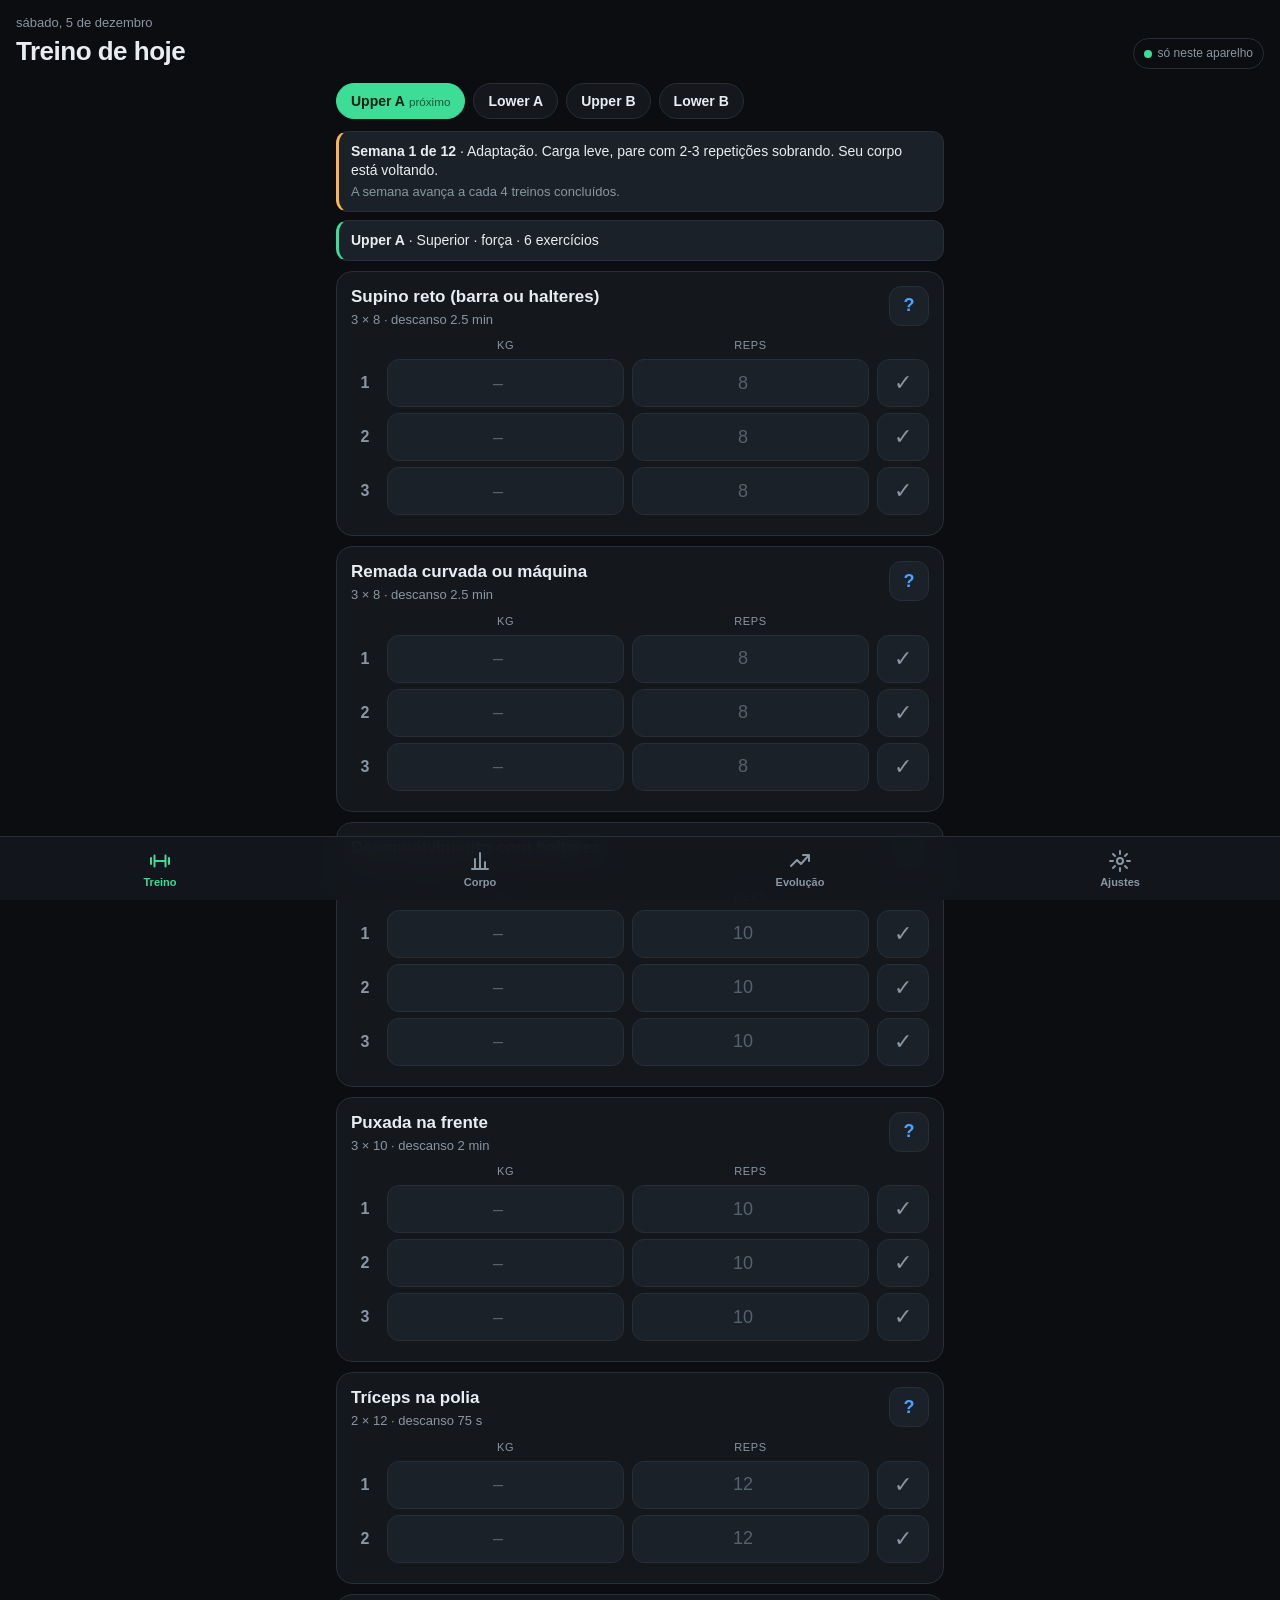
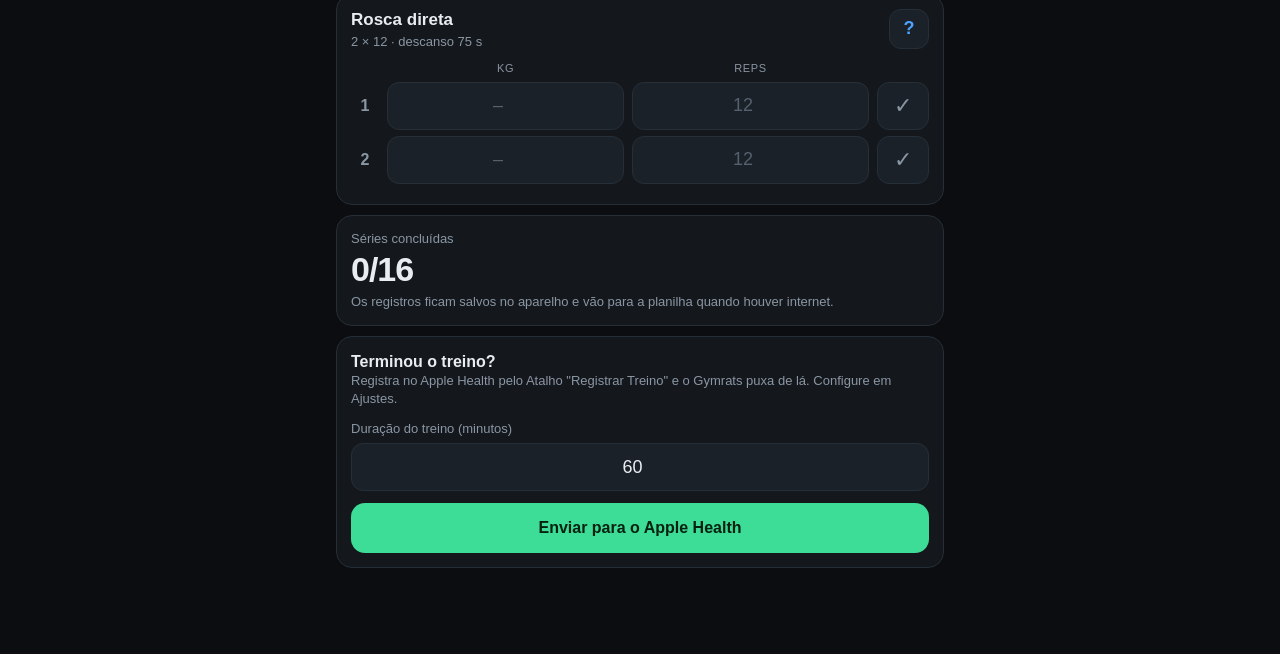
<file: index.html>
<!doctype html>
<html lang="pt-BR">
<head>
<meta charset="utf-8">
<meta name="viewport" content="width=device-width, initial-scale=1, viewport-fit=cover">
<title>Treino</title>
<meta http-equiv="Content-Security-Policy" content="default-src 'none'; script-src 'self'; style-src 'self' 'unsafe-inline'; img-src 'self' data: https://raw.githubusercontent.com; connect-src 'self' https://script.google.com https://script.googleusercontent.com; manifest-src 'self'; worker-src 'self'; base-uri 'none'; form-action 'none'">
<meta name="referrer" content="no-referrer">
<meta name="theme-color" content="#0b0d10">
<meta name="apple-mobile-web-app-capable" content="yes">
<meta name="mobile-web-app-capable" content="yes">
<meta name="apple-mobile-web-app-status-bar-style" content="black-translucent">
<meta name="apple-mobile-web-app-title" content="Treino">
<link rel="manifest" href="manifest.webmanifest">
<link rel="apple-touch-icon" href="icon-180.png">
<link rel="icon" href="icon-192.png">
<link rel="stylesheet" href="style.css">
</head>
<body>
<header id="top">
  <div>
    <div id="hdate" class="muted"></div>
    <h1 id="htitle">Treino</h1>
  </div>
  <div id="status" class="status" title="Sincronização"><span class="dot"></span><span id="stxt"></span></div>
</header>
<main id="view"></main>
<div id="timer" class="timer" hidden>
  <div class="tleft"><div id="tlabel" class="muted">Descanso</div><div id="tclock">0:00</div></div>
  <div class="tbtns"><button id="tplus" class="ghost">+15s</button><button id="tskip" class="ghost">Pular</button></div>
  <div id="tbar" class="tbar"></div>
</div>
<nav id="tabs">
  <button data-tab="hoje" class="on"><svg viewBox="0 0 24 24"><path d="M6.5 6.5v11M17.5 6.5v11M3 9v6M21 9v6M6.5 12h11"/></svg>Treino</button>
  <button data-tab="corpo"><svg viewBox="0 0 24 24"><path d="M4 20h16M7 20V10M12 20V4M17 20v-7"/></svg>Corpo</button>
  <button data-tab="progresso"><svg viewBox="0 0 24 24"><path d="M3 17l6-6 4 4 8-9M15 6h6v6"/></svg>Evolução</button>
  <button data-tab="config"><svg viewBox="0 0 24 24"><circle cx="12" cy="12" r="3"/><path d="M12 2v3M12 19v3M2 12h3M19 12h3M5 5l2 2M17 17l2 2M19 5l-2 2M7 17l-2 2"/></svg>Ajustes</button>
</nav>
<script src="plan.js"></script>
<script src="app.js"></script>
</body>
</html>
</file>
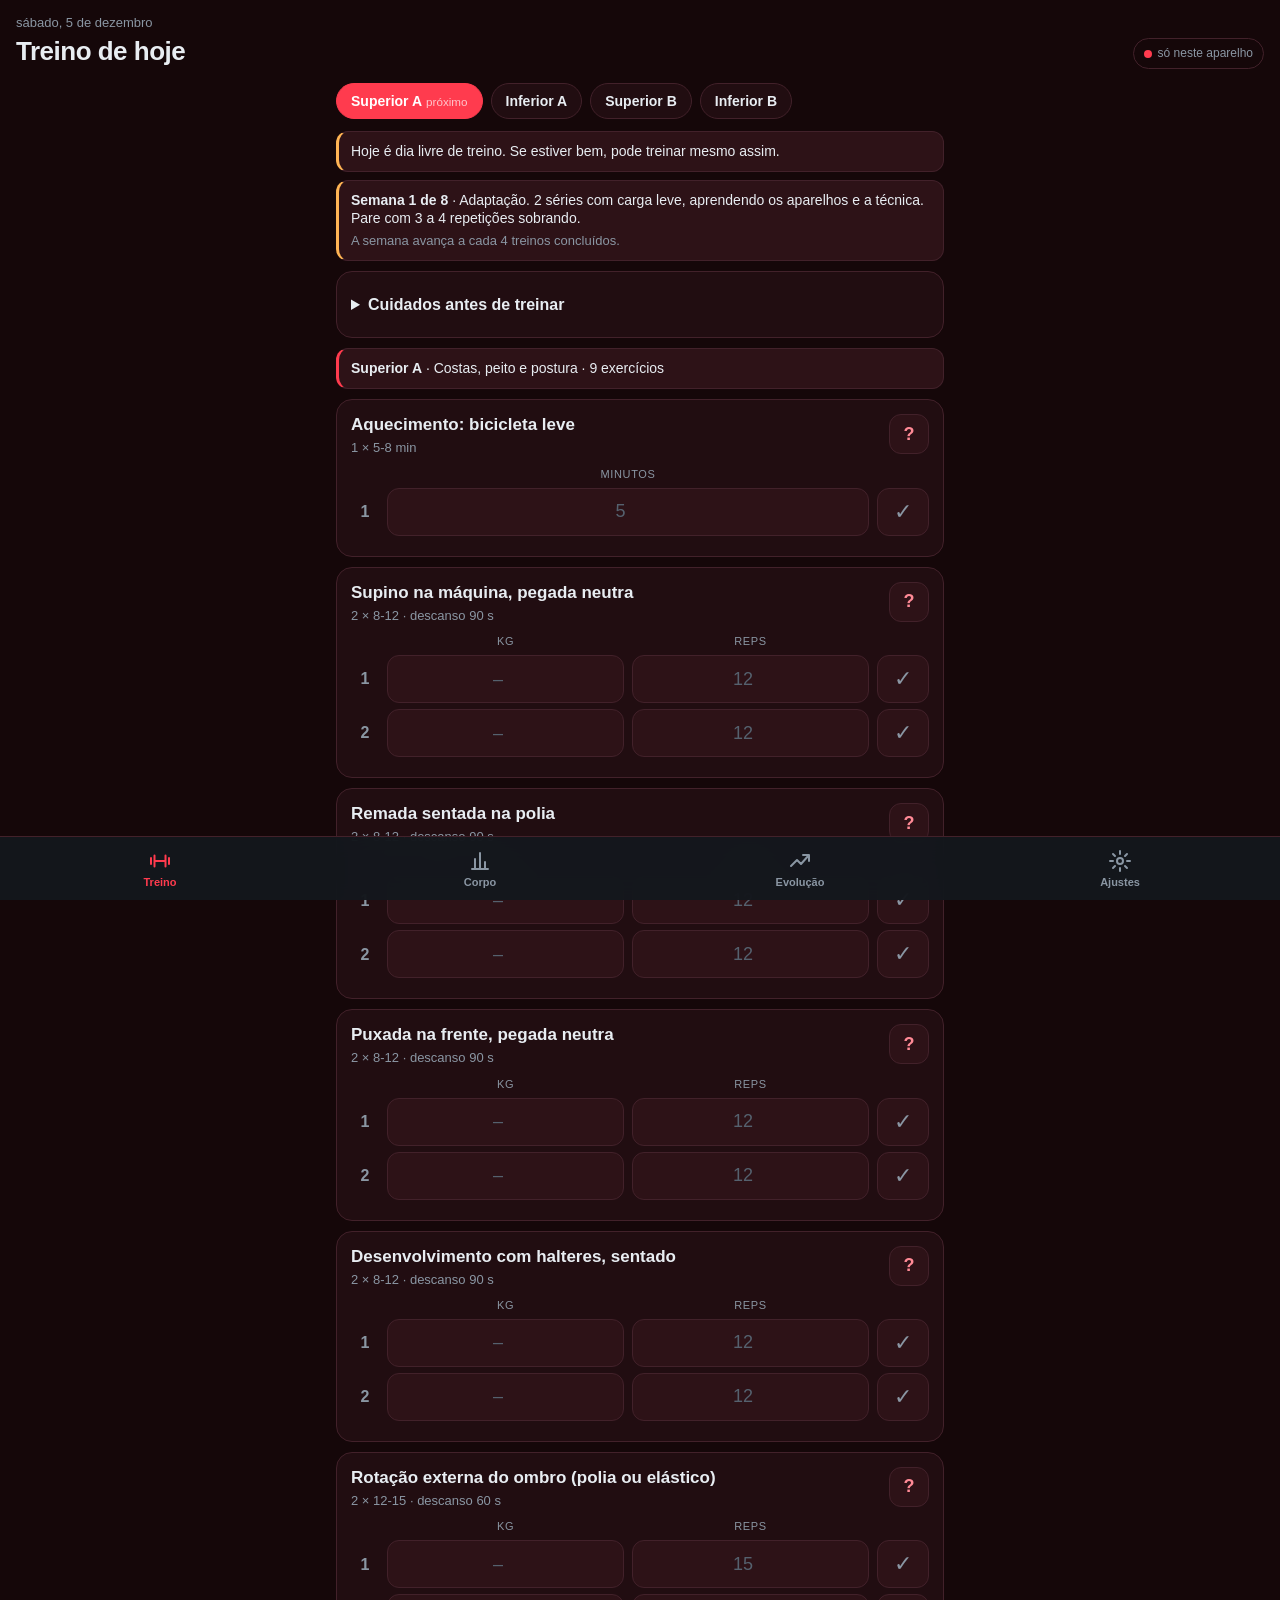
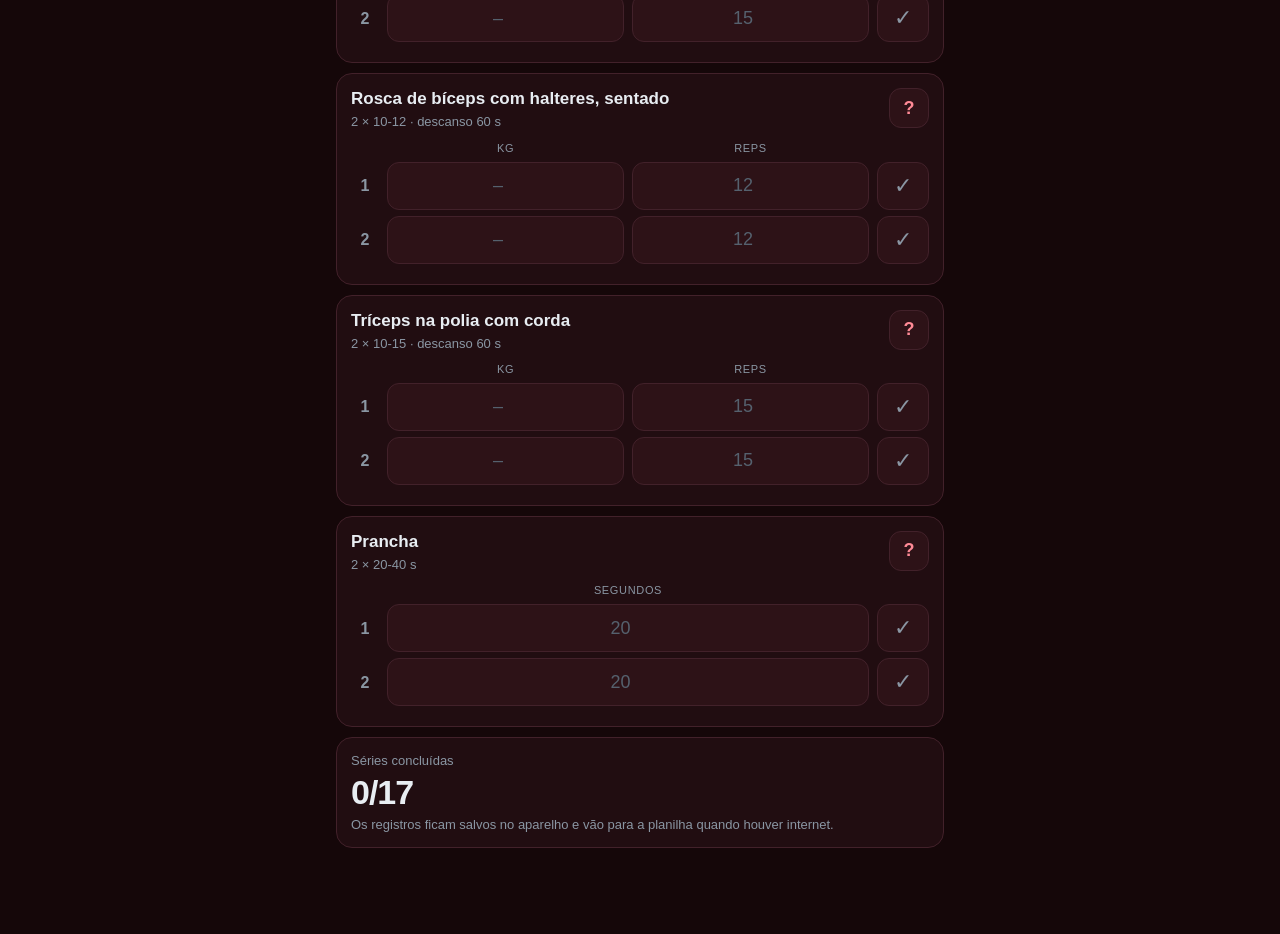
<file: irma/index.html>
<!doctype html>
<html lang="pt-BR">
<head>
<meta charset="utf-8">
<meta name="viewport" content="width=device-width, initial-scale=1, viewport-fit=cover">
<title>Treino Irmã</title>
<meta http-equiv="Content-Security-Policy" content="default-src 'none'; script-src 'self'; style-src 'self' 'unsafe-inline'; img-src 'self' data: https://raw.githubusercontent.com; connect-src 'self' https://script.google.com https://script.googleusercontent.com; manifest-src 'self'; worker-src 'self'; base-uri 'none'; form-action 'none'">
<meta name="referrer" content="no-referrer">
<meta name="theme-color" content="#150709">
<meta name="apple-mobile-web-app-capable" content="yes">
<meta name="mobile-web-app-capable" content="yes">
<meta name="apple-mobile-web-app-status-bar-style" content="black-translucent">
<meta name="apple-mobile-web-app-title" content="Treino Irmã">
<link rel="manifest" href="manifest.webmanifest">
<link rel="apple-touch-icon" href="icon-180.png">
<link rel="icon" href="icon-192.png">
<link rel="stylesheet" href="../style.css">
</head>
<body>
<header id="top">
  <div>
    <div id="hdate" class="muted"></div>
    <h1 id="htitle">Treino</h1>
  </div>
  <div id="status" class="status" title="Sincronização"><span class="dot"></span><span id="stxt"></span></div>
</header>
<main id="view"></main>
<div id="timer" class="timer" hidden>
  <div class="tleft"><div id="tlabel" class="muted">Descanso</div><div id="tclock">0:00</div></div>
  <div class="tbtns"><button id="tplus" class="ghost">+15s</button><button id="tskip" class="ghost">Pular</button></div>
  <div id="tbar" class="tbar"></div>
</div>
<nav id="tabs">
  <button data-tab="hoje" class="on"><svg viewBox="0 0 24 24"><path d="M6.5 6.5v11M17.5 6.5v11M3 9v6M21 9v6M6.5 12h11"/></svg>Treino</button>
  <button data-tab="corpo"><svg viewBox="0 0 24 24"><path d="M4 20h16M7 20V10M12 20V4M17 20v-7"/></svg>Corpo</button>
  <button data-tab="progresso"><svg viewBox="0 0 24 24"><path d="M3 17l6-6 4 4 8-9M15 6h6v6"/></svg>Evolução</button>
  <button data-tab="config"><svg viewBox="0 0 24 24"><circle cx="12" cy="12" r="3"/><path d="M12 2v3M12 19v3M2 12h3M19 12h3M5 5l2 2M17 17l2 2M19 5l-2 2M7 17l-2 2"/></svg>Ajustes</button>
</nav>
<script src="profile.js"></script>
<script src="../plano-bailarina.js"></script>
<script src="../app.js"></script>
</body>
</html>
</file>
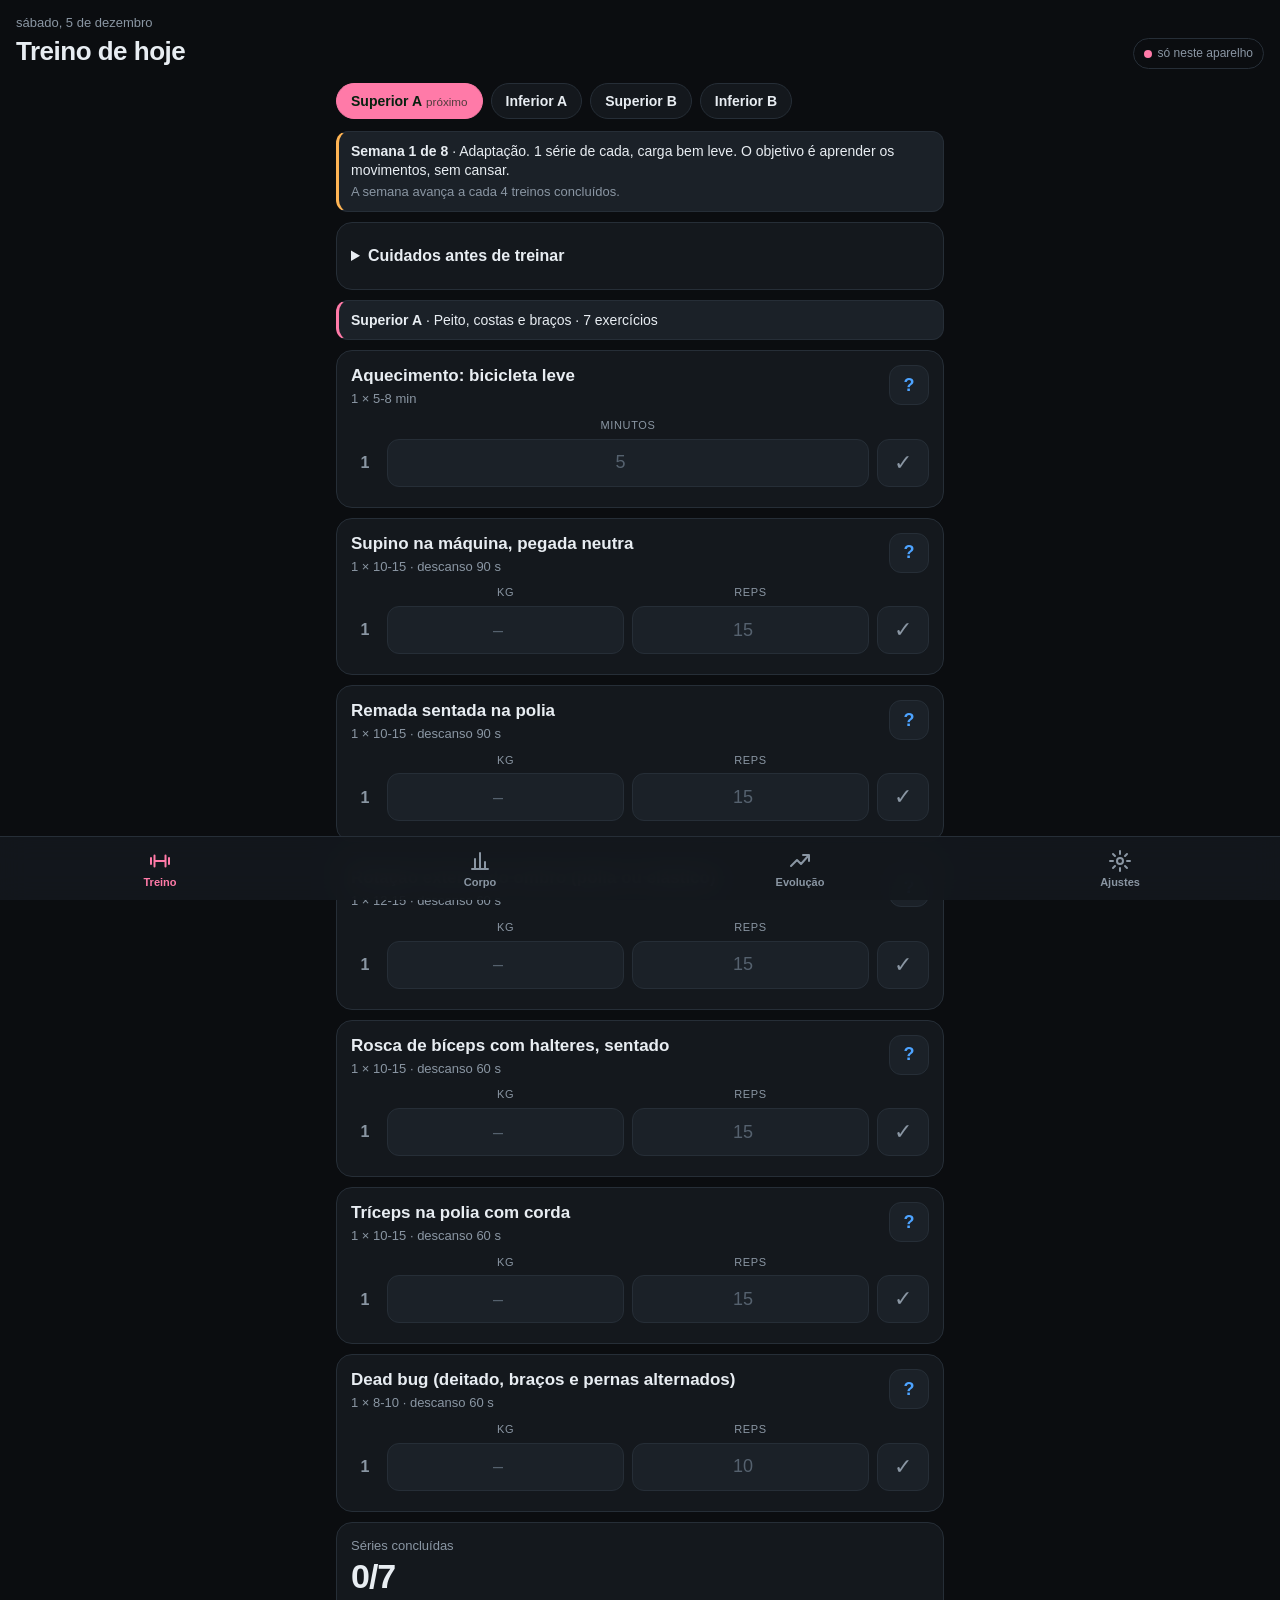
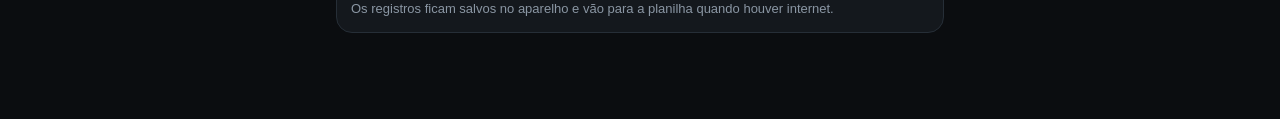
<file: mae/index.html>
<!doctype html>
<html lang="pt-BR">
<head>
<meta charset="utf-8">
<meta name="viewport" content="width=device-width, initial-scale=1, viewport-fit=cover">
<title>Treino Mãe</title>
<meta http-equiv="Content-Security-Policy" content="default-src 'none'; script-src 'self'; style-src 'self' 'unsafe-inline'; img-src 'self' data: https://raw.githubusercontent.com; connect-src 'self' https://script.google.com https://script.googleusercontent.com; manifest-src 'self'; worker-src 'self'; base-uri 'none'; form-action 'none'">
<meta name="referrer" content="no-referrer">
<meta name="theme-color" content="#0b0d10">
<meta name="apple-mobile-web-app-capable" content="yes">
<meta name="mobile-web-app-capable" content="yes">
<meta name="apple-mobile-web-app-status-bar-style" content="black-translucent">
<meta name="apple-mobile-web-app-title" content="Treino Mãe">
<link rel="manifest" href="manifest.webmanifest">
<link rel="apple-touch-icon" href="icon-180.png">
<link rel="icon" href="icon-192.png">
<link rel="stylesheet" href="../style.css">
</head>
<body>
<header id="top">
  <div>
    <div id="hdate" class="muted"></div>
    <h1 id="htitle">Treino</h1>
  </div>
  <div id="status" class="status" title="Sincronização"><span class="dot"></span><span id="stxt"></span></div>
</header>
<main id="view"></main>
<div id="timer" class="timer" hidden>
  <div class="tleft"><div id="tlabel" class="muted">Descanso</div><div id="tclock">0:00</div></div>
  <div class="tbtns"><button id="tplus" class="ghost">+15s</button><button id="tskip" class="ghost">Pular</button></div>
  <div id="tbar" class="tbar"></div>
</div>
<nav id="tabs">
  <button data-tab="hoje" class="on"><svg viewBox="0 0 24 24"><path d="M6.5 6.5v11M17.5 6.5v11M3 9v6M21 9v6M6.5 12h11"/></svg>Treino</button>
  <button data-tab="corpo"><svg viewBox="0 0 24 24"><path d="M4 20h16M7 20V10M12 20V4M17 20v-7"/></svg>Corpo</button>
  <button data-tab="progresso"><svg viewBox="0 0 24 24"><path d="M3 17l6-6 4 4 8-9M15 6h6v6"/></svg>Evolução</button>
  <button data-tab="config"><svg viewBox="0 0 24 24"><circle cx="12" cy="12" r="3"/><path d="M12 2v3M12 19v3M2 12h3M19 12h3M5 5l2 2M17 17l2 2M19 5l-2 2M7 17l-2 2"/></svg>Ajustes</button>
</nav>
<script src="profile.js"></script>
<script src="../plano-iniciante.js"></script>
<script src="../app.js"></script>
</body>
</html>
</file>
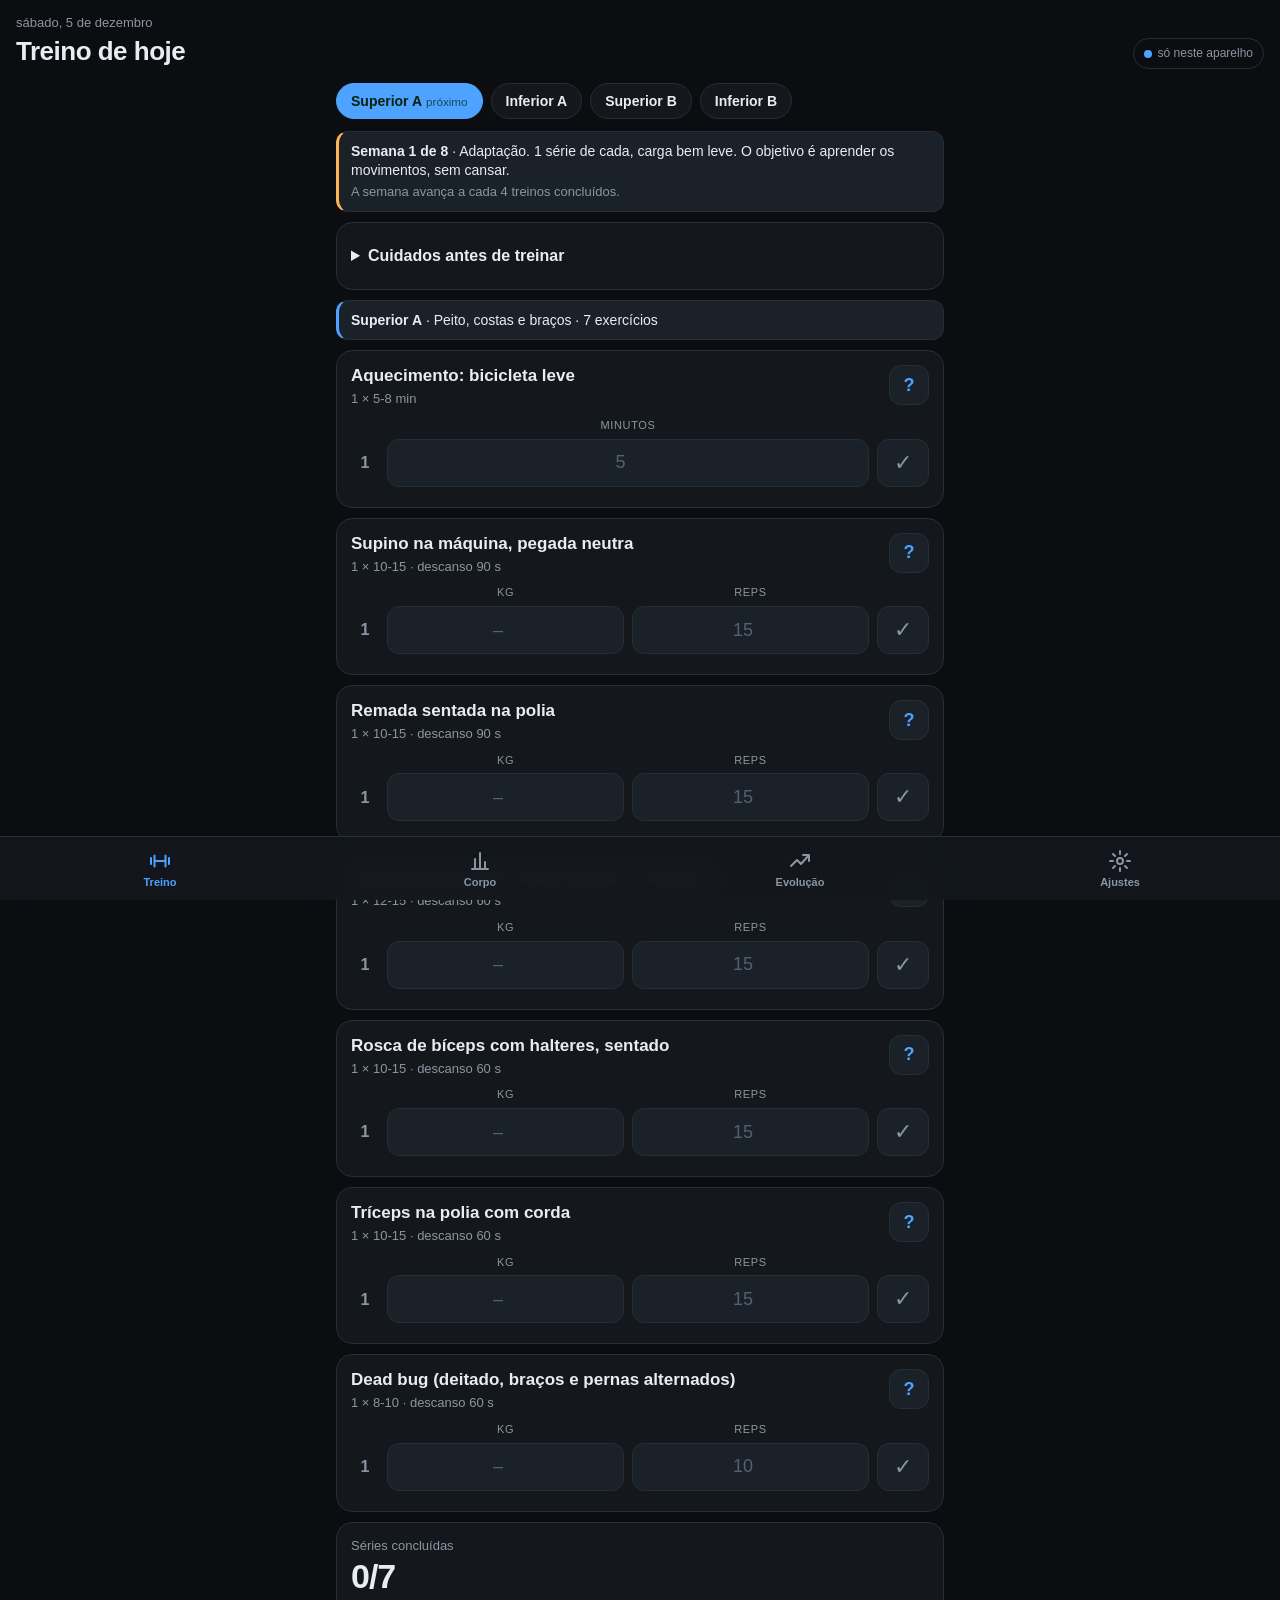
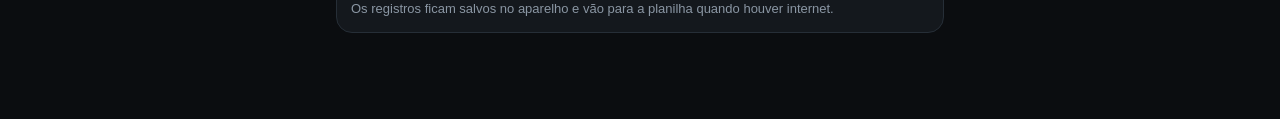
<file: pai/index.html>
<!doctype html>
<html lang="pt-BR">
<head>
<meta charset="utf-8">
<meta name="viewport" content="width=device-width, initial-scale=1, viewport-fit=cover">
<title>Treino Pai</title>
<meta http-equiv="Content-Security-Policy" content="default-src 'none'; script-src 'self'; style-src 'self' 'unsafe-inline'; img-src 'self' data: https://raw.githubusercontent.com; connect-src 'self' https://script.google.com https://script.googleusercontent.com; manifest-src 'self'; worker-src 'self'; base-uri 'none'; form-action 'none'">
<meta name="referrer" content="no-referrer">
<meta name="theme-color" content="#0b0d10">
<meta name="apple-mobile-web-app-capable" content="yes">
<meta name="mobile-web-app-capable" content="yes">
<meta name="apple-mobile-web-app-status-bar-style" content="black-translucent">
<meta name="apple-mobile-web-app-title" content="Treino Pai">
<link rel="manifest" href="manifest.webmanifest">
<link rel="apple-touch-icon" href="icon-180.png">
<link rel="icon" href="icon-192.png">
<link rel="stylesheet" href="../style.css">
</head>
<body>
<header id="top">
  <div>
    <div id="hdate" class="muted"></div>
    <h1 id="htitle">Treino</h1>
  </div>
  <div id="status" class="status" title="Sincronização"><span class="dot"></span><span id="stxt"></span></div>
</header>
<main id="view"></main>
<div id="timer" class="timer" hidden>
  <div class="tleft"><div id="tlabel" class="muted">Descanso</div><div id="tclock">0:00</div></div>
  <div class="tbtns"><button id="tplus" class="ghost">+15s</button><button id="tskip" class="ghost">Pular</button></div>
  <div id="tbar" class="tbar"></div>
</div>
<nav id="tabs">
  <button data-tab="hoje" class="on"><svg viewBox="0 0 24 24"><path d="M6.5 6.5v11M17.5 6.5v11M3 9v6M21 9v6M6.5 12h11"/></svg>Treino</button>
  <button data-tab="corpo"><svg viewBox="0 0 24 24"><path d="M4 20h16M7 20V10M12 20V4M17 20v-7"/></svg>Corpo</button>
  <button data-tab="progresso"><svg viewBox="0 0 24 24"><path d="M3 17l6-6 4 4 8-9M15 6h6v6"/></svg>Evolução</button>
  <button data-tab="config"><svg viewBox="0 0 24 24"><circle cx="12" cy="12" r="3"/><path d="M12 2v3M12 19v3M2 12h3M19 12h3M5 5l2 2M17 17l2 2M19 5l-2 2M7 17l-2 2"/></svg>Ajustes</button>
</nav>
<script src="profile.js"></script>
<script src="../plano-iniciante.js"></script>
<script src="../app.js"></script>
</body>
</html>
</file>
<file: style.css>
:root{
  --bg:#0b0d10;--surface:#14181d;--surface2:#1b2128;--line:#262e37;
  --text:#e8edf2;--muted:#8a96a3;--accent:#3ddc97;--accent-ink:#06210f;--blue:#4da3ff;--warn:#ffb454;--danger:#ff6b6b;
  --tabh:64px;--timer-bg:#0f2a1f;--timer-line:#1f6b47;--done-line:#245a41;
}
*{box-sizing:border-box;-webkit-tap-highlight-color:transparent}
html,body{margin:0;background:var(--bg);color:var(--text);font-family:-apple-system,BlinkMacSystemFont,"SF Pro Text","Segoe UI",Roboto,sans-serif;font-size:16px;line-height:1.35}
body{padding-top:env(safe-area-inset-top);padding-bottom:calc(var(--tabh) + env(safe-area-inset-bottom) + 12px);min-height:100vh}
.muted{color:var(--muted);font-size:13px}
header#top{display:flex;justify-content:space-between;align-items:flex-end;padding:14px 16px 8px}
h1{margin:2px 0 0;font-size:26px;letter-spacing:-.5px}
h2{font-size:15px;margin:22px 0 8px;color:var(--muted);text-transform:uppercase;letter-spacing:.08em;font-weight:600}
main{padding:0 16px;max-width:640px;margin:0 auto}
.status{display:flex;align-items:center;gap:6px;font-size:12px;color:var(--muted);padding:6px 10px;border:1px solid var(--line);border-radius:99px}
.dot{width:8px;height:8px;border-radius:50%;background:var(--accent)}
.status.off .dot{background:var(--warn)}
.status.pend .dot{background:var(--blue)}
.card{background:var(--surface);border:1px solid var(--line);border-radius:16px;padding:14px;margin:10px 0}
.chips{display:flex;gap:8px;overflow-x:auto;padding:6px 0 4px;scrollbar-width:none}
.chips::-webkit-scrollbar{display:none}
.chip{flex:0 0 auto;background:var(--surface);border:1px solid var(--line);color:var(--text);border-radius:99px;padding:9px 14px;font-size:14px;font-weight:600}
.chip.on{background:var(--accent);color:var(--accent-ink);border-color:var(--accent)}
.chip small{font-weight:500;opacity:.7;margin-left:4px}
.banner{background:var(--surface2);border:1px solid var(--line);border-left:3px solid var(--accent);border-radius:12px;padding:10px 12px;margin:8px 0;font-size:14px}
.banner.warn{border-left-color:var(--warn)}
.exh{display:flex;justify-content:space-between;gap:10px;align-items:flex-start}
.exn{font-size:17px;font-weight:650}
.exm{font-size:13px;color:var(--muted);margin-top:2px}
.info{flex:0 0 auto;width:40px;height:40px;border-radius:12px;border:1px solid var(--line);background:var(--surface2);color:var(--blue);display:grid;place-items:center;font-size:18px;font-weight:700}
.media{display:none;margin:12px 0 4px}
.media.open{display:block}
.imgs{display:grid;grid-template-columns:1fr 1fr;gap:8px}
.imgs img{width:100%;aspect-ratio:4/3;object-fit:cover;border-radius:10px;background:var(--surface2);border:1px solid var(--line)}
.cues{margin:10px 0 6px;padding-left:18px;font-size:14px;color:#cfd7df}
.cues li{margin:3px 0}
.vid{display:flex;align-items:center;justify-content:center;gap:8px;height:46px;border-radius:12px;background:var(--surface2);border:1px solid var(--line);color:var(--text);text-decoration:none;font-weight:600;font-size:15px;margin-top:8px}
.credit{font-size:11px;color:var(--muted);margin-top:8px}
.hint{font-size:13px;color:var(--warn);margin:8px 0 0}
.sets{margin-top:10px}
.srow{display:grid;grid-template-columns:28px 1fr 1fr 52px;gap:8px;align-items:center;margin:6px 0}
.srow.time{grid-template-columns:28px 1fr 52px}
.srow .n{color:var(--muted);font-weight:700;text-align:center}
.srow.head{font-size:11px;color:var(--muted);text-transform:uppercase;letter-spacing:.06em;margin-bottom:0}
.srow.head span{text-align:center}
input[type=number],input[type=text],input[type=url],input[type=password],input[type=date],select{
  width:100%;height:48px;background:var(--surface2);border:1px solid var(--line);border-radius:12px;color:var(--text);
  font-size:18px;text-align:center;padding:0 8px;font-family:inherit;appearance:none;-webkit-appearance:none}
input[type=text],input[type=url],input[type=password],select{text-align:left;font-size:16px;padding:0 12px}
input::placeholder{color:#55616e}
input:focus,select:focus{outline:2px solid var(--blue);outline-offset:0}
.ck{height:48px;border-radius:12px;border:1px solid var(--line);background:var(--surface2);color:var(--muted);font-size:22px}
.srow.done .ck{background:var(--accent);border-color:var(--accent);color:var(--accent-ink)}
.srow.done input{border-color:var(--done-line)}
button{font-family:inherit;cursor:pointer}
.btn{width:100%;height:50px;border:0;border-radius:14px;background:var(--accent);color:var(--accent-ink);font-size:16px;font-weight:700}
.btn.sec{background:var(--surface2);color:var(--text);border:1px solid var(--line)}
.btn+.btn{margin-top:10px}
.ghost{background:transparent;border:1px solid var(--line);color:var(--text);border-radius:10px;height:38px;padding:0 12px;font-size:14px;font-weight:600}
.row{display:flex;gap:10px;align-items:center}
.row>*{flex:1}
label{display:block;font-size:13px;color:var(--muted);margin:12px 0 6px}
.big{font-size:34px;font-weight:700;letter-spacing:-1px}
.grid2{display:grid;grid-template-columns:1fr 1fr;gap:10px}
.stat{background:var(--surface);border:1px solid var(--line);border-radius:14px;padding:12px}
.stat .v{font-size:24px;font-weight:700}
.up{color:var(--accent)}.down{color:var(--warn)}
.list .it{display:flex;justify-content:space-between;padding:11px 0;border-bottom:1px solid var(--line);font-size:15px}
.list .it:last-child{border-bottom:0}
svg.chart{width:100%;height:auto;display:block}
.timer{position:fixed;left:12px;right:12px;bottom:calc(var(--tabh) + env(safe-area-inset-bottom) + 8px);background:var(--timer-bg);border:1px solid var(--timer-line);border-radius:16px;padding:10px 12px;display:flex;justify-content:space-between;align-items:center;overflow:hidden;z-index:20;max-width:616px;margin:0 auto}
.timer[hidden]{display:none}
#tclock{font-size:26px;font-weight:700;font-variant-numeric:tabular-nums}
.tbtns{display:flex;gap:8px}
.tbar{position:absolute;left:0;bottom:0;height:3px;background:var(--accent);width:100%;transform-origin:left}
nav#tabs{position:fixed;left:0;right:0;bottom:0;height:calc(var(--tabh) + env(safe-area-inset-bottom));padding-bottom:env(safe-area-inset-bottom);background:rgba(20,24,29,.94);backdrop-filter:blur(14px);-webkit-backdrop-filter:blur(14px);border-top:1px solid var(--line);display:flex;z-index:30}
nav#tabs button{flex:1;background:none;border:0;color:var(--muted);font-size:11px;font-weight:600;display:flex;flex-direction:column;align-items:center;justify-content:center;gap:3px}
nav#tabs button.on{color:var(--accent)}
nav#tabs svg{width:24px;height:24px;fill:none;stroke:currentColor;stroke-width:2;stroke-linecap:round;stroke-linejoin:round}
.small{font-size:13px;color:var(--muted)}
details{margin:10px 0}
summary{cursor:pointer;font-weight:600;padding:8px 0}
ol,ul.plain{padding-left:20px;font-size:14px;color:#cfd7df}
.rest{text-align:center;padding:28px 10px}
</file>
